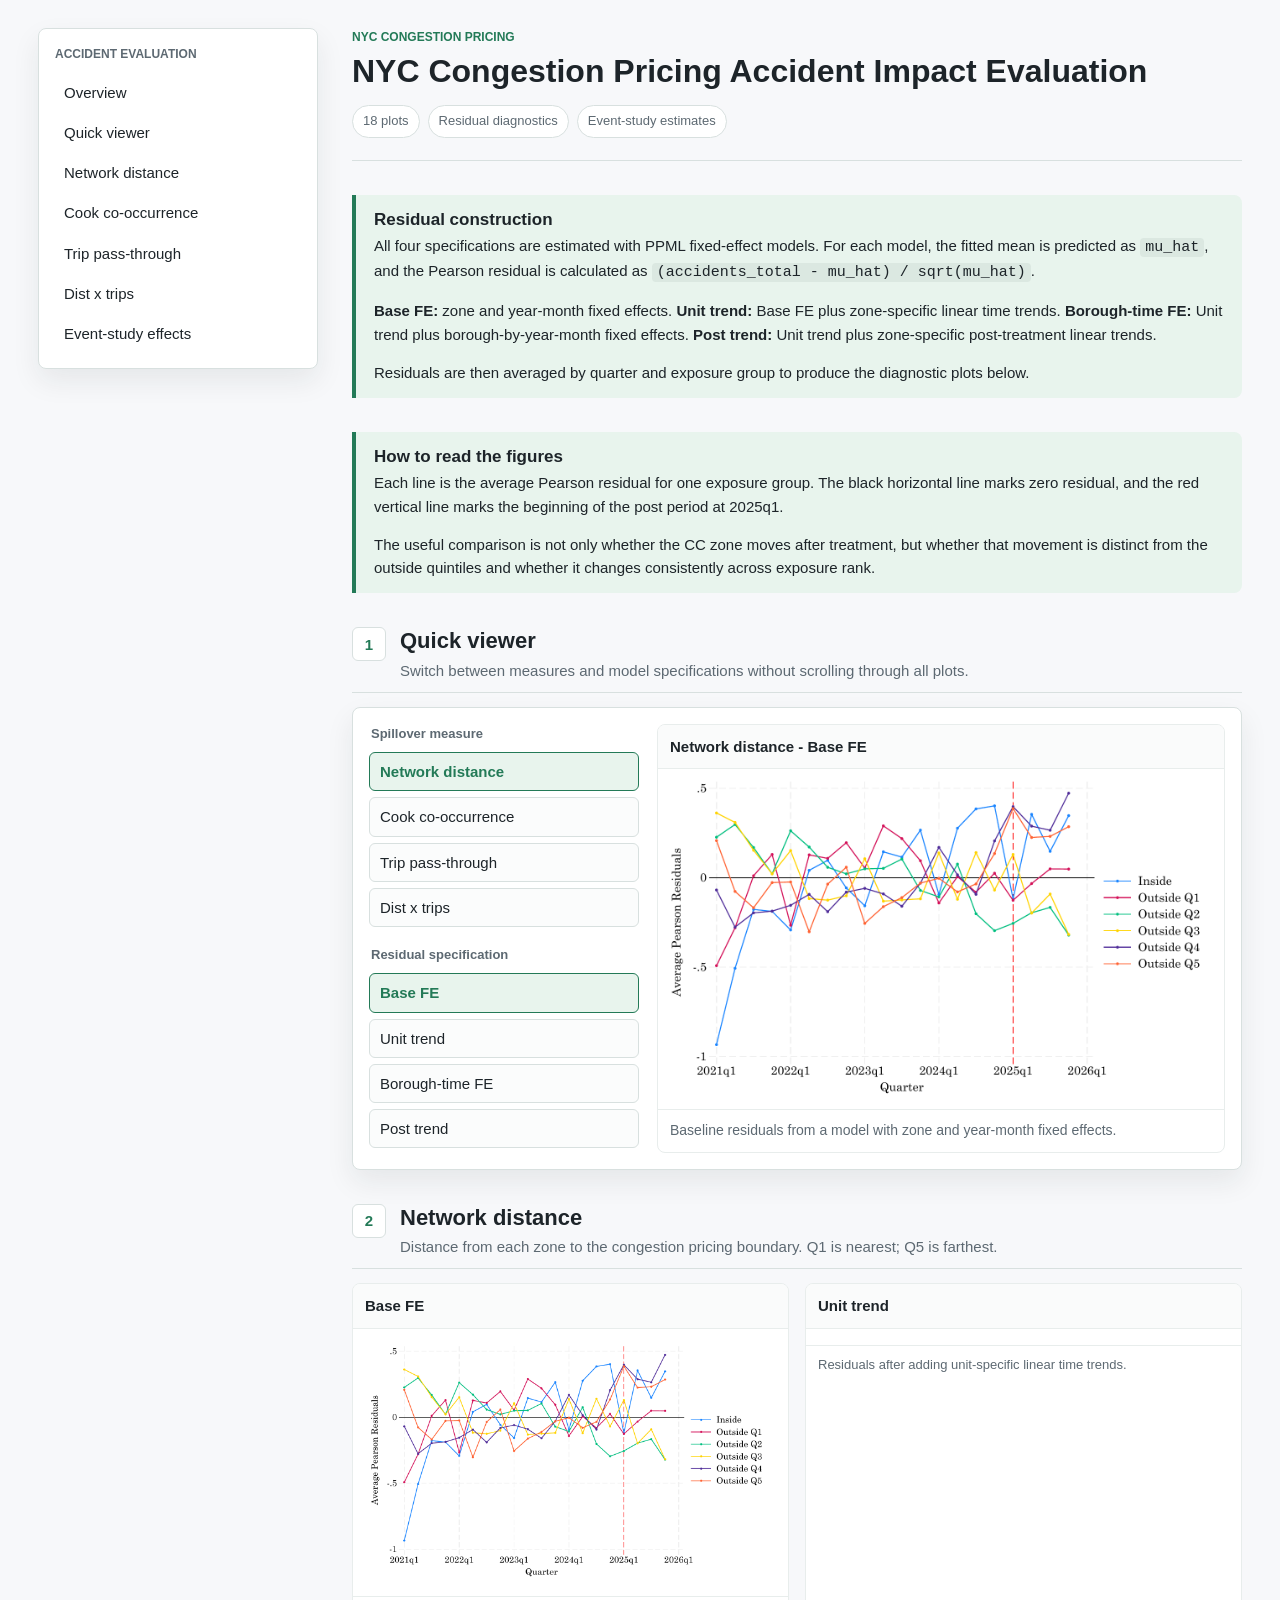
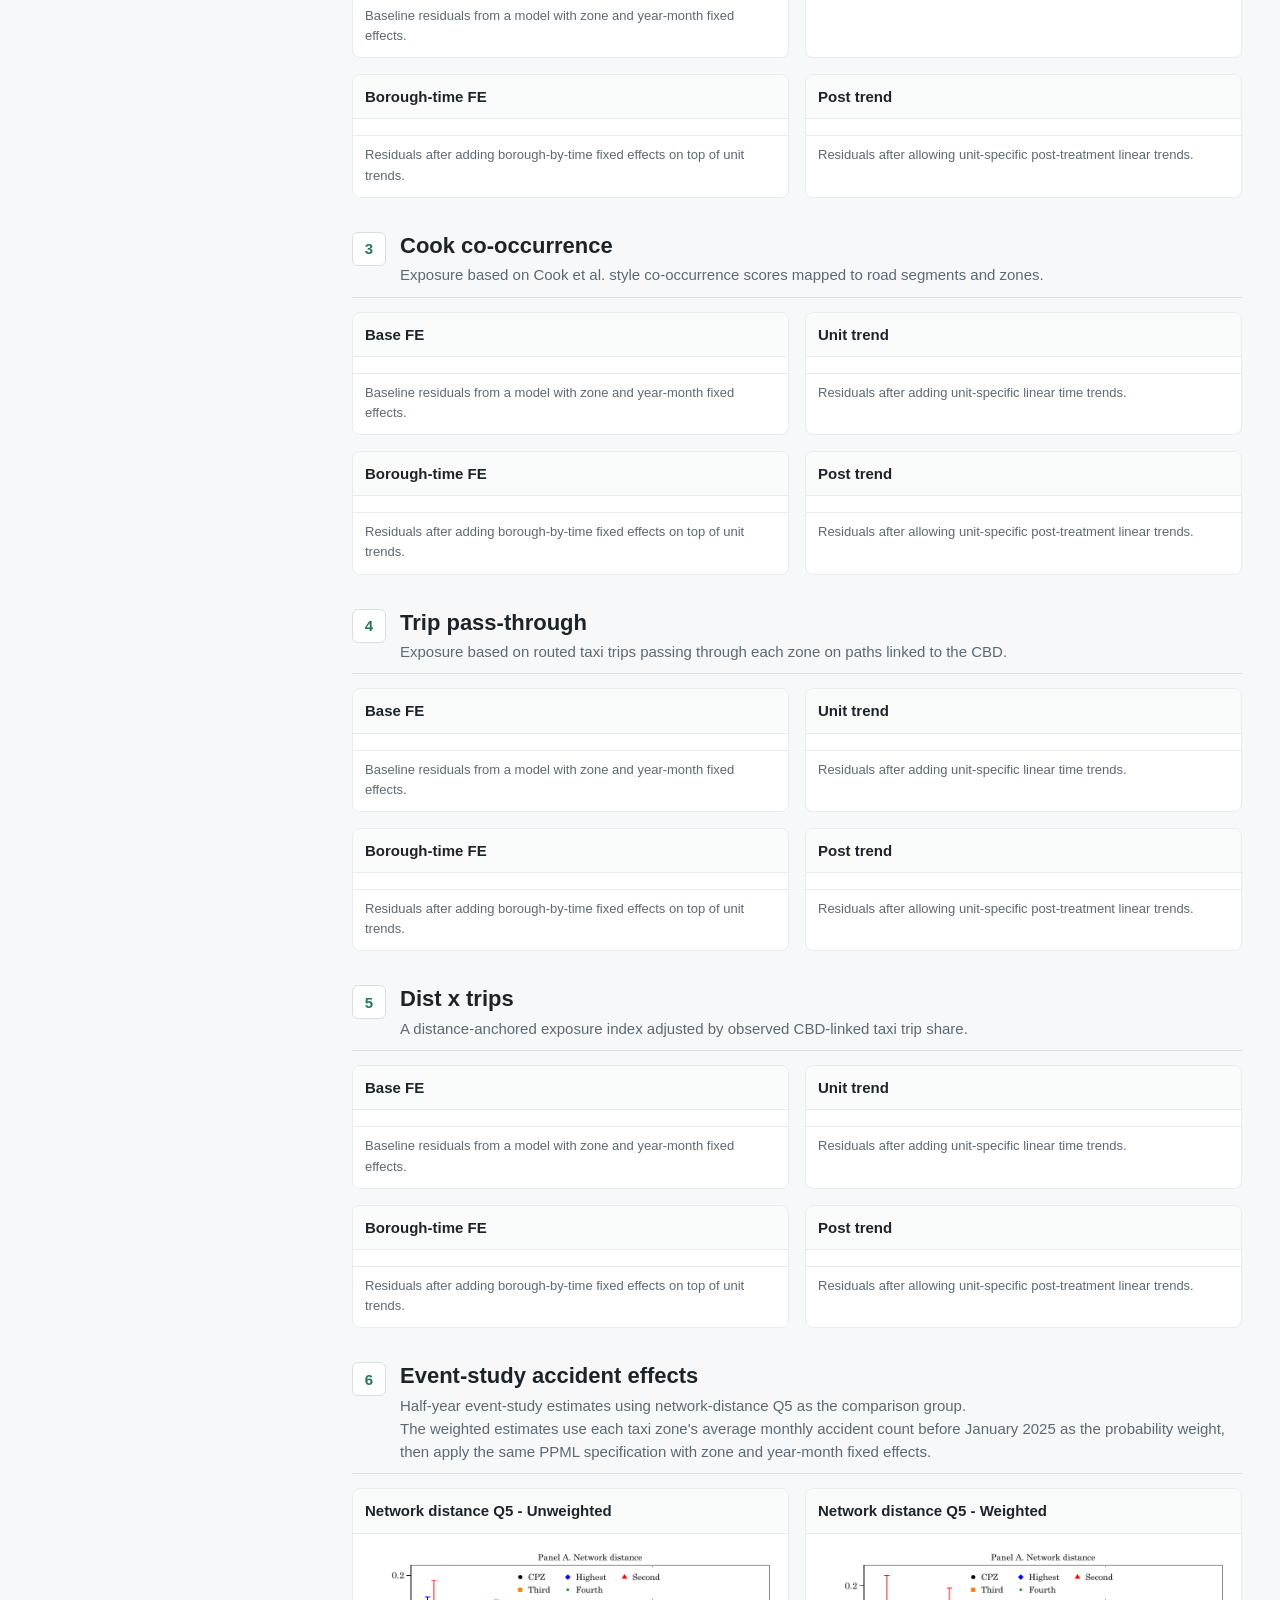
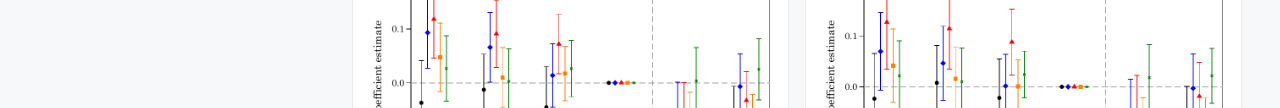
<file: index.html>
<!doctype html>
<html lang="en">
  <head>
    <meta charset="utf-8">
    <meta name="viewport" content="width=device-width, initial-scale=1">
    <meta http-equiv="refresh" content="0; url=Residuals/">
    <title>NYC Congestion Pricing Accident Impact Evaluation</title>
    <link rel="canonical" href="Residuals/">
  </head>
  <body>
    <p>
      Redirecting to
      <a href="Residuals/">NYC Congestion Pricing Accident Impact Evaluation</a>.
    </p>
  </body>
</html>
</file>
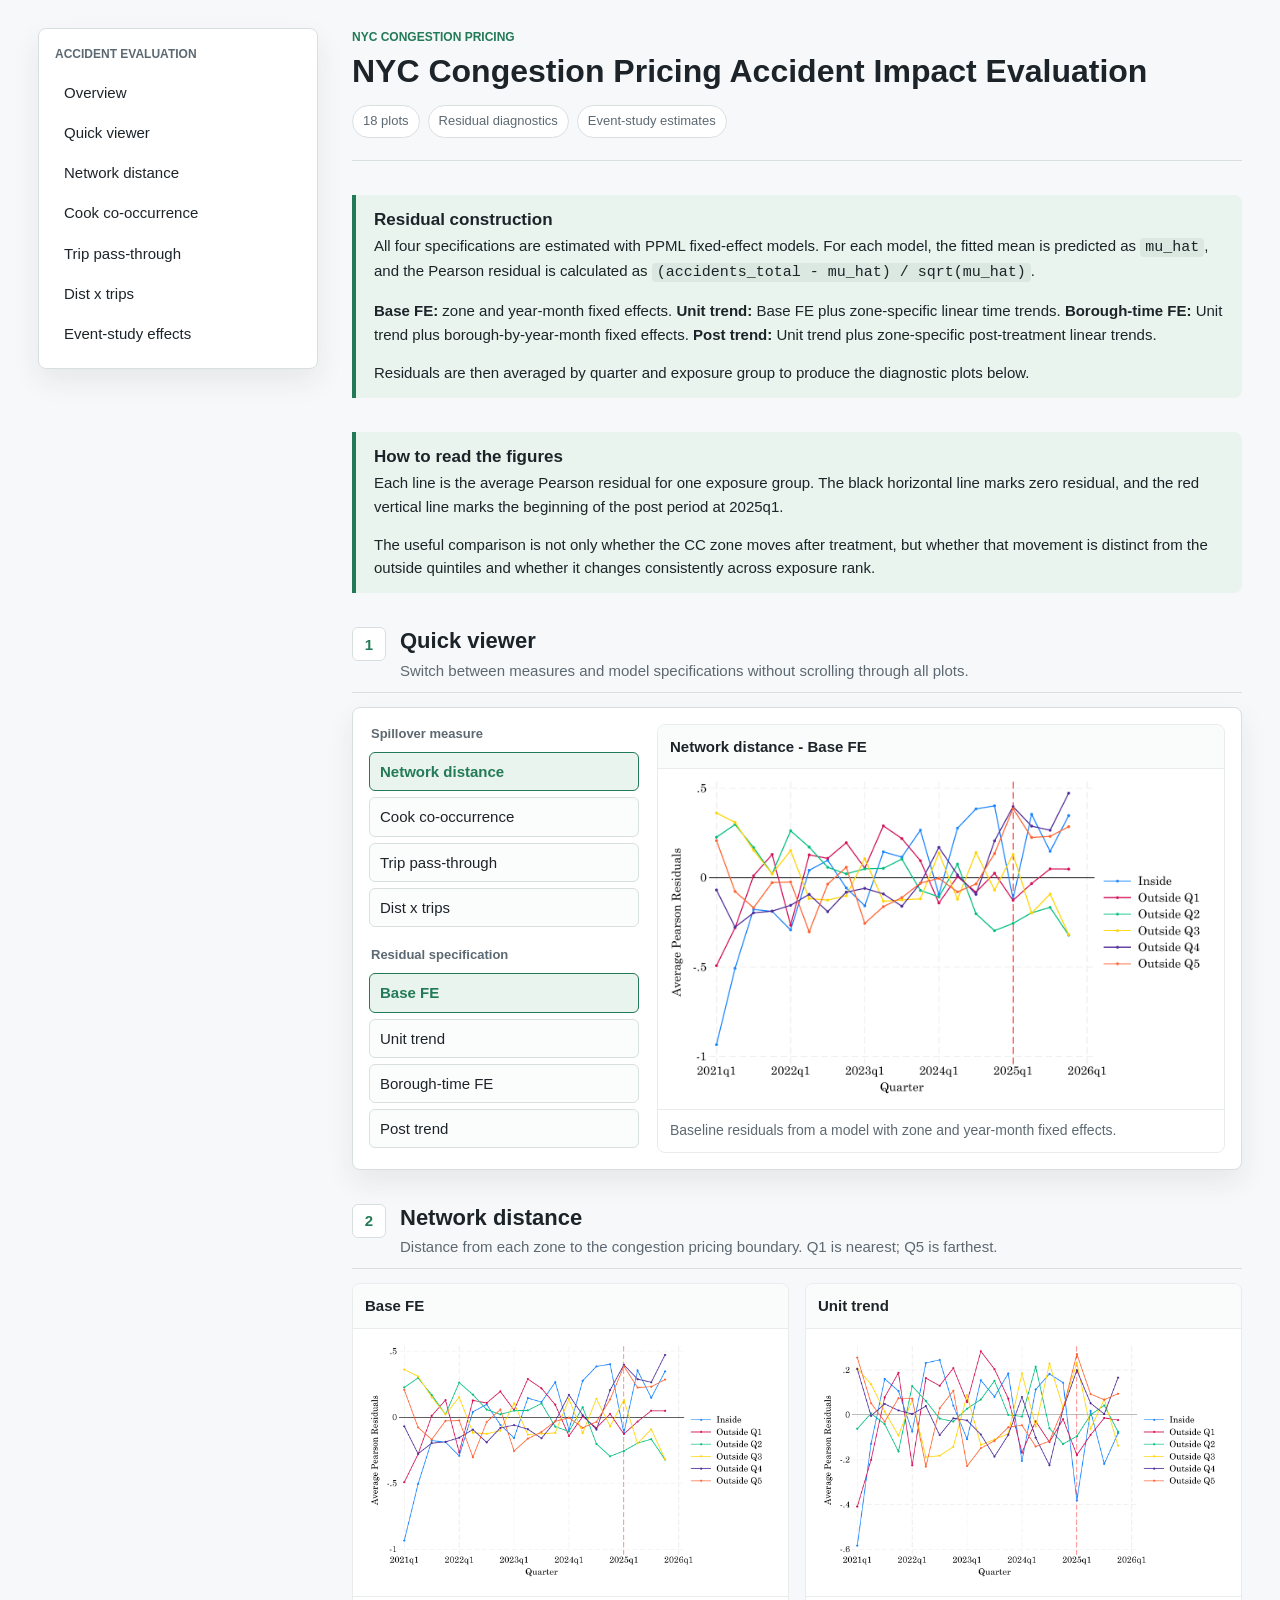
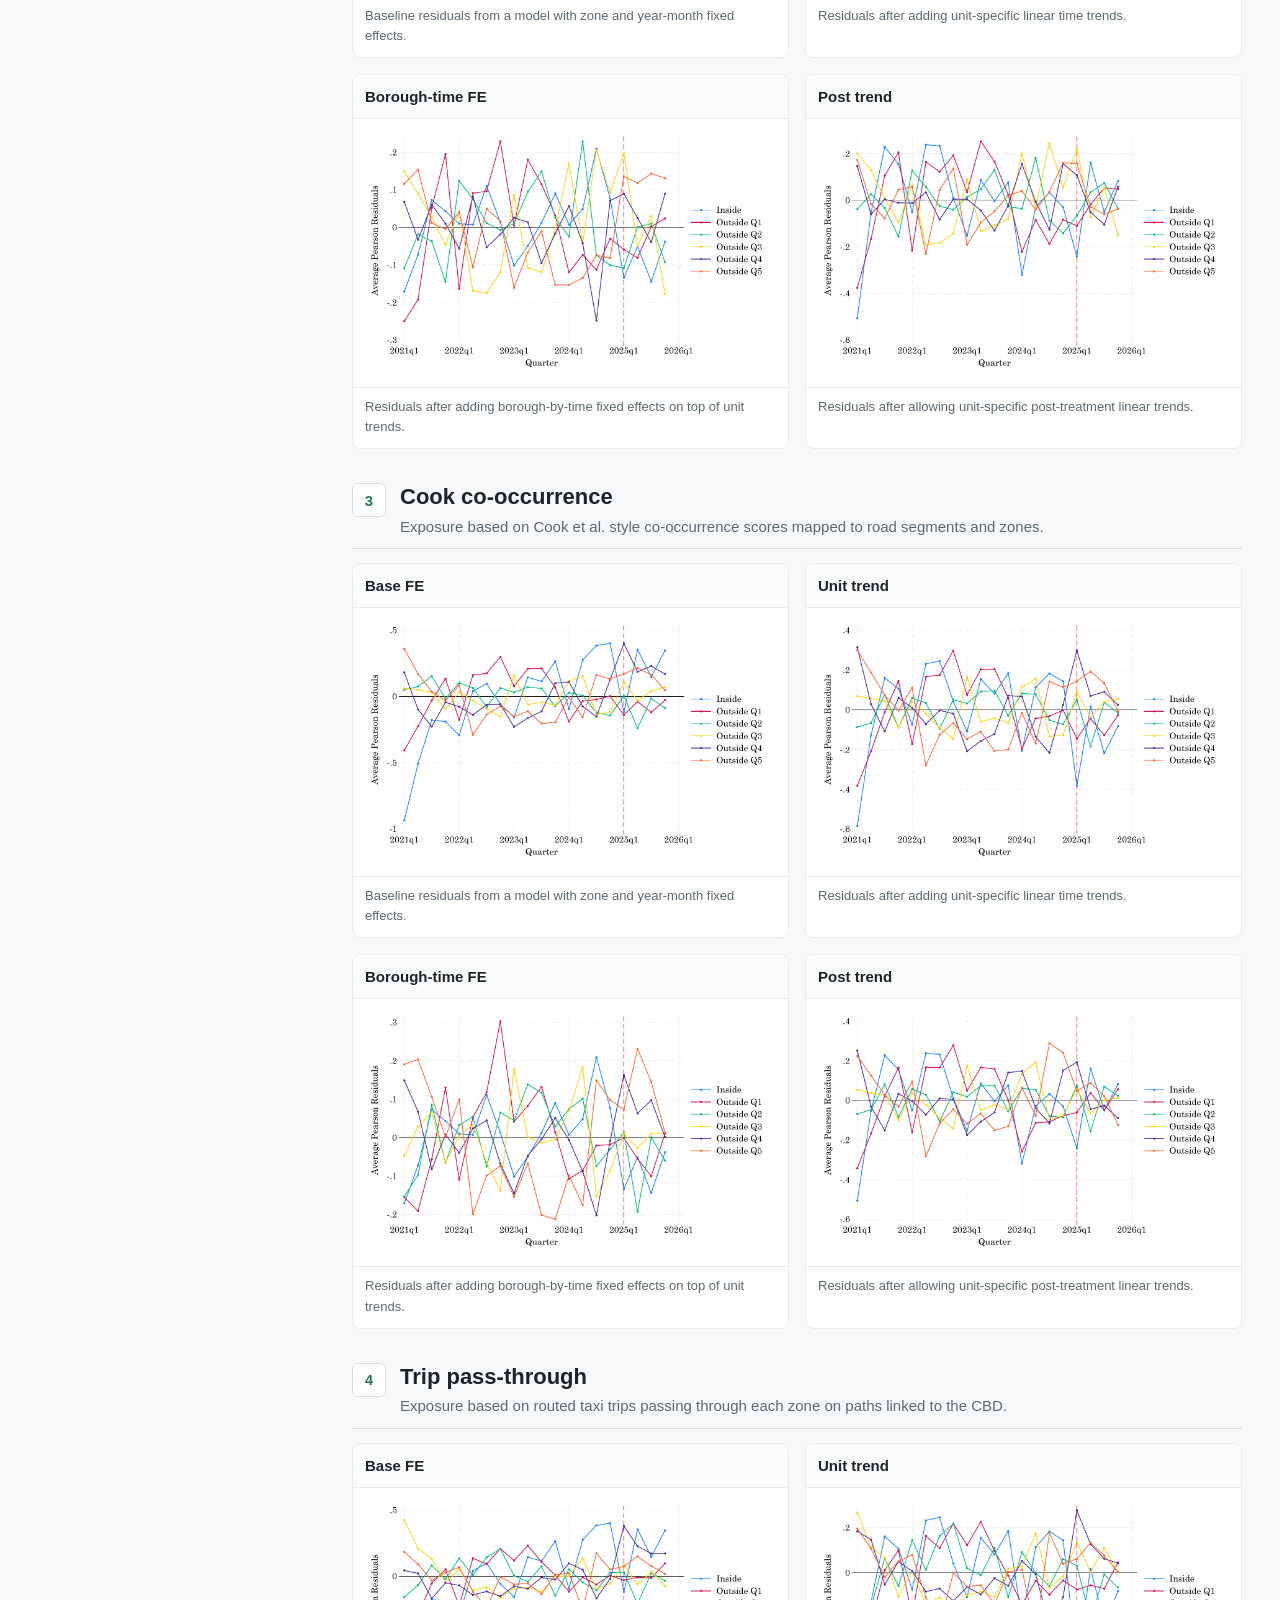
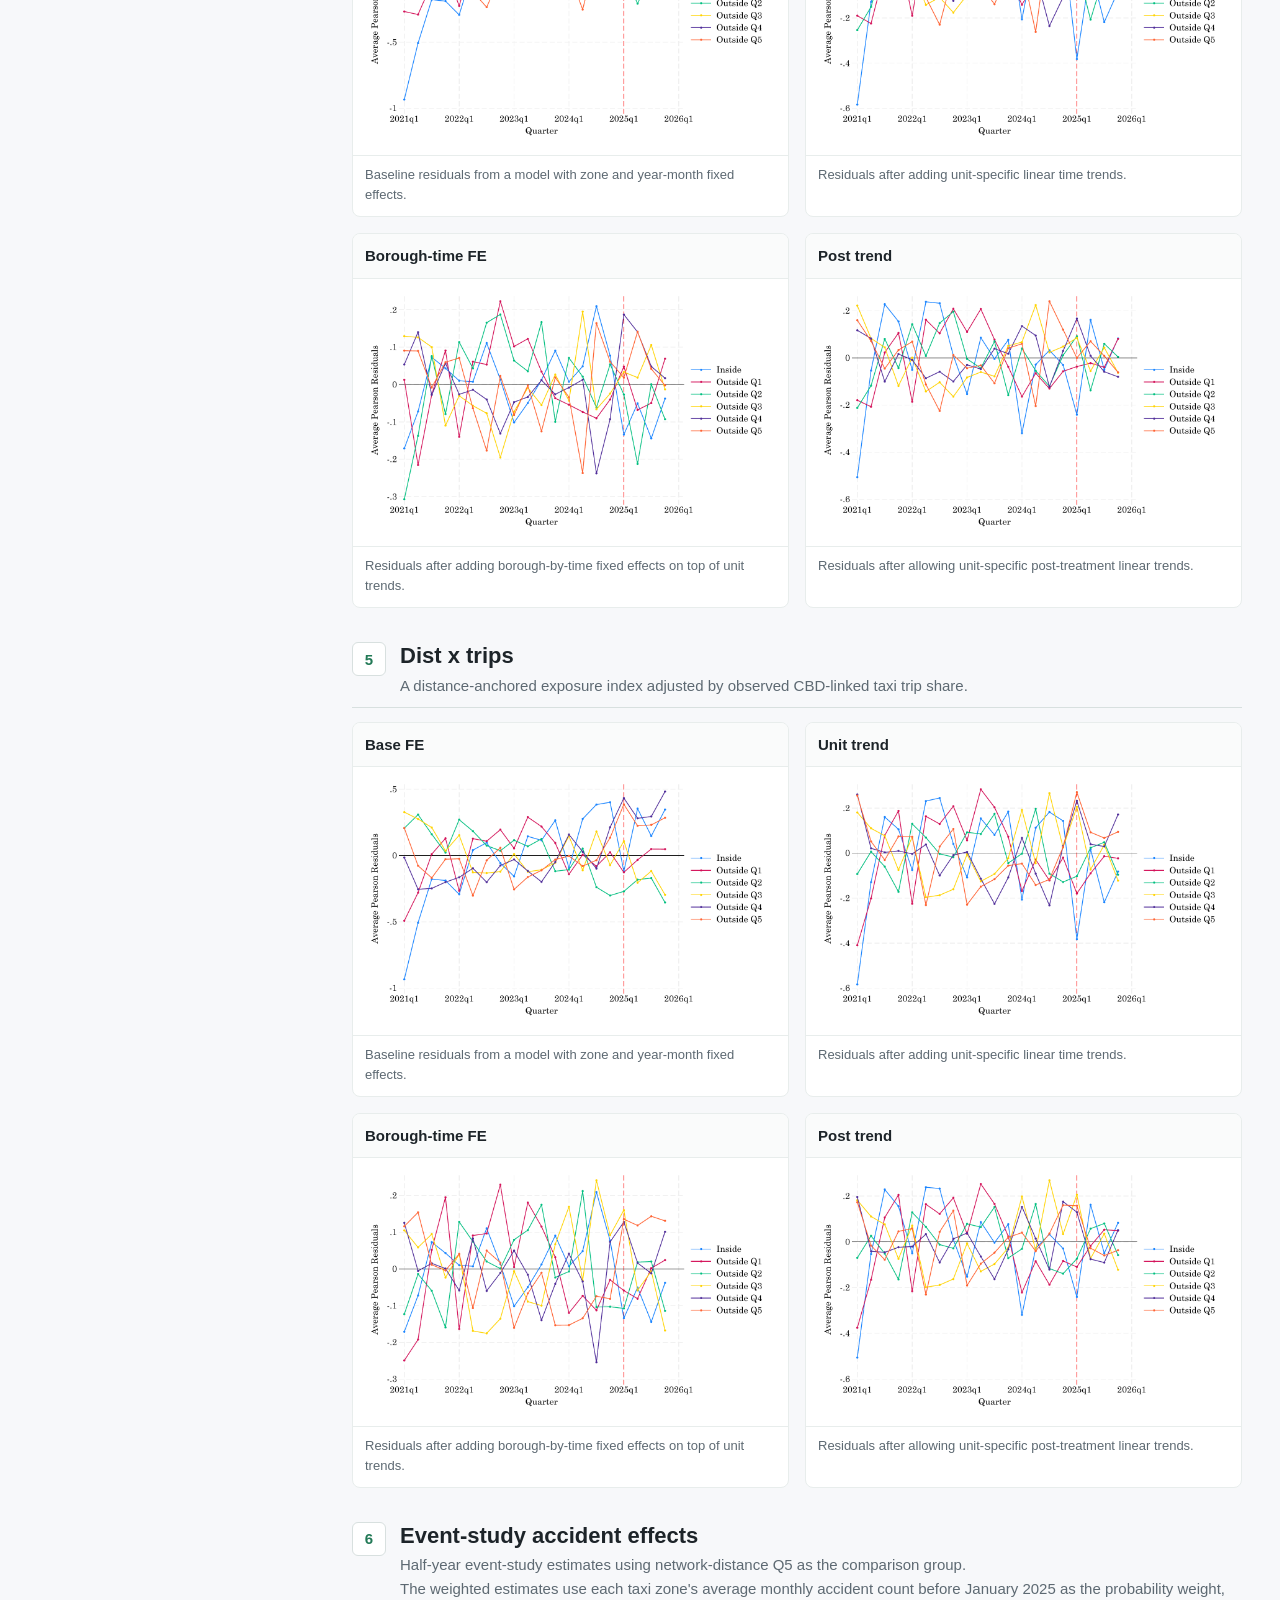
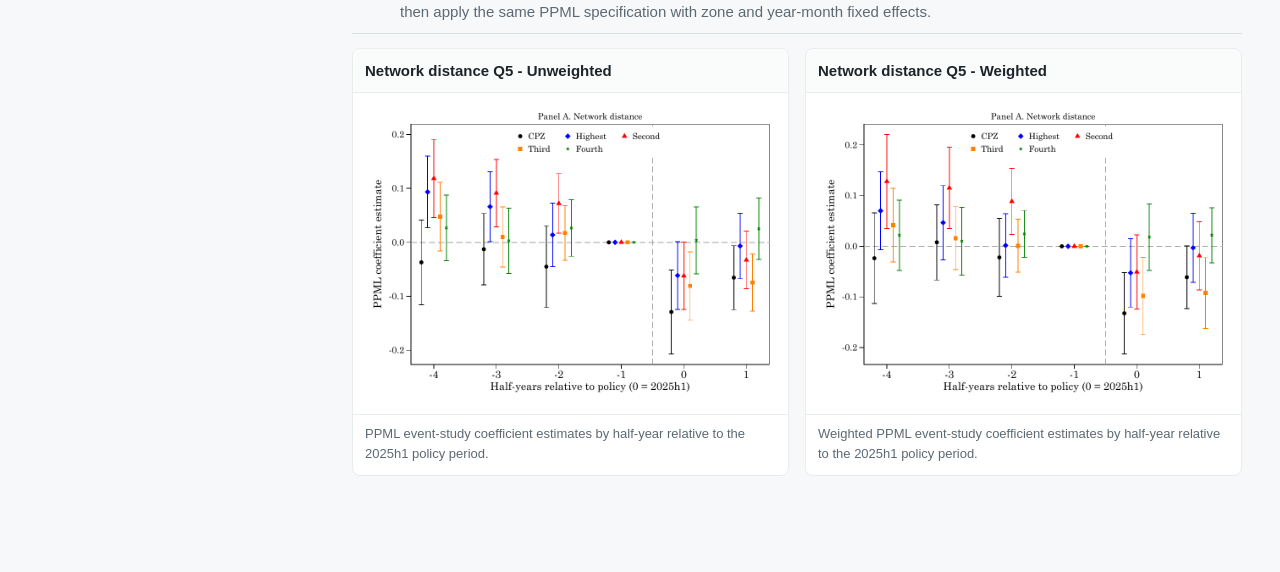
<file: Residuals/index.html>
<!doctype html>
<html lang="zh-CN">
  <head>
    <meta charset="utf-8">
    <meta name="viewport" content="width=device-width, initial-scale=1">
    <title>NYC Congestion Pricing - Accident Impact Evaluation</title>
    <meta
      name="description"
      content="Accident impact evaluation figures for NYC congestion pricing analysis."
    >
    <link
      rel="icon"
      href="data:image/svg+xml,%3Csvg xmlns='http://www.w3.org/2000/svg' viewBox='0 0 64 64'%3E%3Crect width='64' height='64' rx='12' fill='%23237a57'/%3E%3Cpath d='M13 43h38M13 32h38M13 21h38' stroke='white' stroke-width='5' stroke-linecap='round'/%3E%3Ccircle cx='22' cy='32' r='5' fill='%23f1c64b'/%3E%3Ccircle cx='42' cy='21' r='5' fill='%23f1c64b'/%3E%3C/svg%3E"
    >
    <link rel="stylesheet" href="assets/site.css">
  </head>
  <body>
    <div class="page-shell">
      <aside class="toc" aria-label="Page contents">
        <div class="toc-title">Accident Evaluation</div>
        <nav>
          <a href="#overview">Overview</a>
          <a href="#quick-viewer">Quick viewer</a>
          <a href="#network-distance">Network distance</a>
          <a href="#cook-cooccurrence">Cook co-occurrence</a>
          <a href="#trip-pass-through">Trip pass-through</a>
          <a href="#dist-x-trips">Dist x trips</a>
          <a href="#event-study-effects">Event-study effects</a>
        </nav>
      </aside>

      <main class="content">
        <header id="overview" class="page-header">
          <p class="kicker">NYC Congestion Pricing</p>
          <h1>NYC Congestion Pricing Accident Impact Evaluation</h1>
          <div class="summary-strip" aria-label="Site summary">
            <span>18 plots</span>
            <span>Residual diagnostics</span>
            <span>Event-study estimates</span>
          </div>
        </header>

        <section class="note-block">
          <h2>Residual construction</h2>
          <p>
            All four specifications are estimated with PPML fixed-effect models.
            For each model, the fitted mean is predicted as <code>mu_hat</code>,
            and the Pearson residual is calculated as
            <code>(accidents_total - mu_hat) / sqrt(mu_hat)</code>.
          </p>
          <p>
            <strong>Base FE:</strong> zone and year-month fixed effects.
            <strong>Unit trend:</strong> Base FE plus zone-specific linear time trends.
            <strong>Borough-time FE:</strong> Unit trend plus borough-by-year-month fixed effects.
            <strong>Post trend:</strong> Unit trend plus zone-specific post-treatment linear trends.
          </p>
          <p>
            Residuals are then averaged by quarter and exposure group to produce
            the diagnostic plots below.
          </p>
        </section>

        <section class="note-block">
          <h2>How to read the figures</h2>
          <p>
            Each line is the average Pearson residual for one exposure group. The
            black horizontal line marks zero residual, and the red vertical line
            marks the beginning of the post period at 2025q1.
          </p>
          <p>
            The useful comparison is not only whether the CC zone moves after
            treatment, but whether that movement is distinct from the outside
            quintiles and whether it changes consistently across exposure rank.
          </p>
        </section>

        <section id="quick-viewer" class="viewer-section">
          <div class="section-heading">
            <span class="section-number">1</span>
            <div>
              <h2>Quick viewer</h2>
              <p>Switch between measures and model specifications without scrolling through all plots.</p>
            </div>
          </div>

          <div class="viewer-tool" aria-live="polite">
            <div class="control-panel">
              <fieldset>
                <legend>Spillover measure</legend>
                <div class="segmented" data-control="measure">
                  <button type="button" data-value="dis" class="active">Network distance</button>
                  <button type="button" data-value="cook">Cook co-occurrence</button>
                  <button type="button" data-value="trip">Trip pass-through</button>
                  <button type="button" data-value="ditr">Dist x trips</button>
                </div>
              </fieldset>

              <fieldset>
                <legend>Residual specification</legend>
                <div class="segmented" data-control="spec">
                  <button type="button" data-value="base" class="active">Base FE</button>
                  <button type="button" data-value="bt">Unit trend</button>
                  <button type="button" data-value="bym">Borough-time FE</button>
                  <button type="button" data-value="btp">Post trend</button>
                </div>
              </fieldset>
            </div>

            <figure class="featured-figure">
              <figcaption>
                <span id="featured-title">Network distance - Base FE</span>
              </figcaption>
              <img
                id="featured-img"
                src="assets/residuals/png/residuals_dis_base.png"
                alt="Network distance residual plot, Base FE specification"
              >
              <p id="featured-note">
                Baseline residuals from a model with zone and year-month fixed effects.
              </p>
            </figure>
          </div>
        </section>

        <section id="network-distance" class="measure-section">
          <div class="section-heading">
            <span class="section-number">2</span>
            <div>
              <h2>Network distance</h2>
              <p>Distance from each zone to the congestion pricing boundary. Q1 is nearest; Q5 is farthest.</p>
            </div>
          </div>
          <div class="figure-grid" data-measure-grid="dis"></div>
        </section>

        <section id="cook-cooccurrence" class="measure-section">
          <div class="section-heading">
            <span class="section-number">3</span>
            <div>
              <h2>Cook co-occurrence</h2>
              <p>Exposure based on Cook et al. style co-occurrence scores mapped to road segments and zones.</p>
            </div>
          </div>
          <div class="figure-grid" data-measure-grid="cook"></div>
        </section>

        <section id="trip-pass-through" class="measure-section">
          <div class="section-heading">
            <span class="section-number">4</span>
            <div>
              <h2>Trip pass-through</h2>
              <p>Exposure based on routed taxi trips passing through each zone on paths linked to the CBD.</p>
            </div>
          </div>
          <div class="figure-grid" data-measure-grid="trip"></div>
        </section>

        <section id="dist-x-trips" class="measure-section">
          <div class="section-heading">
            <span class="section-number">5</span>
            <div>
              <h2>Dist x trips</h2>
              <p>A distance-anchored exposure index adjusted by observed CBD-linked taxi trip share.</p>
            </div>
          </div>
          <div class="figure-grid" data-measure-grid="ditr"></div>
        </section>

        <section id="event-study-effects" class="measure-section">
          <div class="section-heading">
            <span class="section-number">6</span>
            <div>
              <h2>Event-study accident effects</h2>
              <p>Half-year event-study estimates using network-distance Q5 as the comparison group.</p>
              <p>
                The weighted estimates use each taxi zone's average monthly accident count before
                January 2025 as the probability weight, then apply the same PPML specification with
                zone and year-month fixed effects.
              </p>
            </div>
          </div>
          <div class="figure-grid">
            <figure class="plot-card">
              <figcaption>
                <span>Network distance Q5 - Unweighted</span>
              </figcaption>
              <img
                src="assets/event-study/png/es_netw_q5_half_yr.png"
                alt="Half-year event-study accident effects using network-distance Q5 comparison group"
                loading="lazy"
              >
              <p>PPML event-study coefficient estimates by half-year relative to the 2025h1 policy period.</p>
            </figure>

            <figure class="plot-card">
              <figcaption>
                <span>Network distance Q5 - Weighted</span>
              </figcaption>
              <img
                src="assets/event-study/png/es_netw_q5_half_yr_weight.png"
                alt="Weighted half-year event-study accident effects using network-distance Q5 comparison group"
                loading="lazy"
              >
              <p>Weighted PPML event-study coefficient estimates by half-year relative to the 2025h1 policy period.</p>
            </figure>
          </div>
        </section>
      </main>
    </div>

    <script src="assets/site.js"></script>
  </body>
</html>
</file>
<file: Residuals/assets/site.css>
:root {
  color-scheme: light;
  --bg: #f7f8fa;
  --panel: #ffffff;
  --text: #1d2429;
  --muted: #5d6972;
  --border: #d8e0df;
  --soft-border: #e8edec;
  --green: #237a57;
  --green-soft: #e8f4ed;
  --amber: #9b6a18;
  --red: #b4443e;
  --link: #176b59;
  --shadow: 0 12px 28px rgba(29, 36, 41, 0.08);
}

* {
  box-sizing: border-box;
}

html {
  scroll-behavior: smooth;
}

body {
  margin: 0;
  background: var(--bg);
  color: var(--text);
  font-family: -apple-system, BlinkMacSystemFont, "Segoe UI", Arial, sans-serif;
  font-size: 15px;
  line-height: 1.55;
}

a {
  color: var(--link);
  text-decoration-thickness: 1px;
  text-underline-offset: 3px;
}

code {
  border-radius: 4px;
  background: rgba(29, 36, 41, 0.06);
  padding: 1px 5px;
}

.page-shell {
  display: grid;
  grid-template-columns: 280px minmax(0, 1fr);
  gap: 34px;
  max-width: 1260px;
  margin: 0 auto;
  padding: 28px 28px 64px;
}

.toc {
  position: sticky;
  top: 24px;
  align-self: start;
  max-height: calc(100vh - 48px);
  overflow: auto;
  border: 1px solid var(--border);
  border-radius: 8px;
  background: var(--panel);
  padding: 16px;
  box-shadow: var(--shadow);
}

.toc-title {
  margin-bottom: 10px;
  color: var(--muted);
  font-size: 12px;
  font-weight: 700;
  letter-spacing: 0;
  text-transform: uppercase;
}

.toc nav {
  display: grid;
  gap: 3px;
}

.toc a {
  display: block;
  border-radius: 6px;
  padding: 7px 9px;
  color: var(--text);
  text-decoration: none;
}

.toc a:hover,
.toc a:focus {
  background: var(--green-soft);
  color: var(--green);
}

.content {
  min-width: 0;
}

.page-header,
section {
  margin-bottom: 34px;
}

.page-header {
  border-bottom: 1px solid var(--border);
  padding-bottom: 22px;
}

.kicker {
  margin: 0 0 6px;
  color: var(--green);
  font-size: 12px;
  font-weight: 700;
  letter-spacing: 0;
  text-transform: uppercase;
}

h1,
h2,
h3,
p {
  margin-top: 0;
}

h1 {
  max-width: 850px;
  margin-bottom: 10px;
  font-size: 32px;
  line-height: 1.15;
  letter-spacing: 0;
}

h2 {
  margin-bottom: 4px;
  font-size: 22px;
  line-height: 1.25;
  letter-spacing: 0;
}

h3 {
  font-size: 16px;
  letter-spacing: 0;
}

.lead {
  max-width: 900px;
  color: var(--muted);
  font-size: 16px;
}

.summary-strip {
  display: flex;
  flex-wrap: wrap;
  gap: 8px;
  margin-top: 16px;
}

.summary-strip span {
  border: 1px solid var(--border);
  border-radius: 999px;
  background: var(--panel);
  padding: 5px 10px;
  color: var(--muted);
  font-size: 13px;
}

.note-block {
  border-left: 4px solid var(--green);
  border-radius: 0 8px 8px 0;
  background: var(--green-soft);
  padding: 14px 18px;
}

.note-block h2 {
  font-size: 17px;
}

.note-block p:last-child {
  margin-bottom: 0;
}

.section-heading {
  display: grid;
  grid-template-columns: 36px minmax(0, 1fr);
  gap: 12px;
  align-items: start;
  margin-bottom: 14px;
  border-bottom: 1px solid var(--border);
  padding-bottom: 10px;
}

.section-number {
  display: grid;
  place-items: center;
  width: 34px;
  height: 34px;
  border: 1px solid var(--border);
  border-radius: 6px;
  background: var(--panel);
  color: var(--green);
  font-weight: 700;
}

.section-heading p {
  margin-bottom: 0;
  color: var(--muted);
}

.viewer-tool {
  display: grid;
  grid-template-columns: 270px minmax(0, 1fr);
  gap: 18px;
  align-items: start;
  border: 1px solid var(--border);
  border-radius: 8px;
  background: var(--panel);
  padding: 16px;
  box-shadow: var(--shadow);
}

.control-panel {
  display: grid;
  gap: 18px;
}

fieldset {
  margin: 0;
  border: 0;
  padding: 0;
}

legend {
  margin-bottom: 8px;
  color: var(--muted);
  font-size: 13px;
  font-weight: 700;
}

.segmented {
  display: grid;
  gap: 6px;
}

.segmented button {
  width: 100%;
  min-height: 36px;
  border: 1px solid var(--border);
  border-radius: 6px;
  background: #fbfcfc;
  color: var(--text);
  cursor: pointer;
  font: inherit;
  text-align: left;
  padding: 7px 10px;
}

.segmented button:hover,
.segmented button:focus {
  border-color: var(--green);
}

.segmented button.active {
  border-color: var(--green);
  background: var(--green-soft);
  color: var(--green);
  font-weight: 700;
}

.featured-figure,
.plot-card {
  margin: 0;
  border: 1px solid var(--soft-border);
  border-radius: 8px;
  background: #fff;
  overflow: hidden;
}

.featured-figure figcaption,
.plot-card figcaption {
  display: flex;
  gap: 10px;
  justify-content: space-between;
  align-items: center;
  border-bottom: 1px solid var(--soft-border);
  background: #fafbfb;
  padding: 10px 12px;
  font-weight: 700;
}

.featured-figure img,
.plot-card img {
  display: block;
  width: 100%;
  height: auto;
  background: #fff;
}

.featured-figure p {
  margin: 0;
  border-top: 1px solid var(--soft-border);
  padding: 10px 12px;
  color: var(--muted);
  font-size: 14px;
}

.matrix-wrap {
  overflow-x: auto;
  border: 1px solid var(--border);
  border-radius: 8px;
  background: var(--panel);
}

.plot-matrix {
  width: 100%;
  border-collapse: collapse;
  min-width: 760px;
}

.plot-matrix th,
.plot-matrix td {
  border-bottom: 1px solid var(--soft-border);
  padding: 10px 12px;
  text-align: left;
  vertical-align: top;
}

.plot-matrix thead th {
  background: #fafbfb;
  color: var(--muted);
  font-size: 13px;
}

.plot-matrix tbody tr:last-child th,
.plot-matrix tbody tr:last-child td {
  border-bottom: 0;
}

.plot-matrix td a {
  display: inline-block;
  margin-right: 8px;
}

.figure-grid {
  display: grid;
  grid-template-columns: repeat(2, minmax(0, 1fr));
  gap: 16px;
}

.plot-card img {
  padding: 8px;
}

.plot-card p {
  margin: 0;
  border-top: 1px solid var(--soft-border);
  padding: 9px 12px 11px;
  color: var(--muted);
  font-size: 13px;
}

@media (max-width: 980px) {
  .page-shell {
    grid-template-columns: 1fr;
    padding: 18px 16px 48px;
  }

  .toc {
    position: relative;
    top: 0;
    max-height: none;
  }

  .toc nav {
    grid-template-columns: repeat(2, minmax(0, 1fr));
  }

  .viewer-tool {
    grid-template-columns: 1fr;
  }

  .control-panel {
    grid-template-columns: repeat(2, minmax(0, 1fr));
  }
}

@media (max-width: 760px) {
  h1 {
    font-size: 26px;
  }

  .toc nav,
  .control-panel,
  .figure-grid {
    grid-template-columns: 1fr;
  }

  .section-heading {
    grid-template-columns: 1fr;
  }

  .section-number {
    width: 30px;
    height: 30px;
  }

  .featured-figure figcaption,
  .plot-card figcaption {
    align-items: flex-start;
    flex-direction: column;
  }
}
</file>
